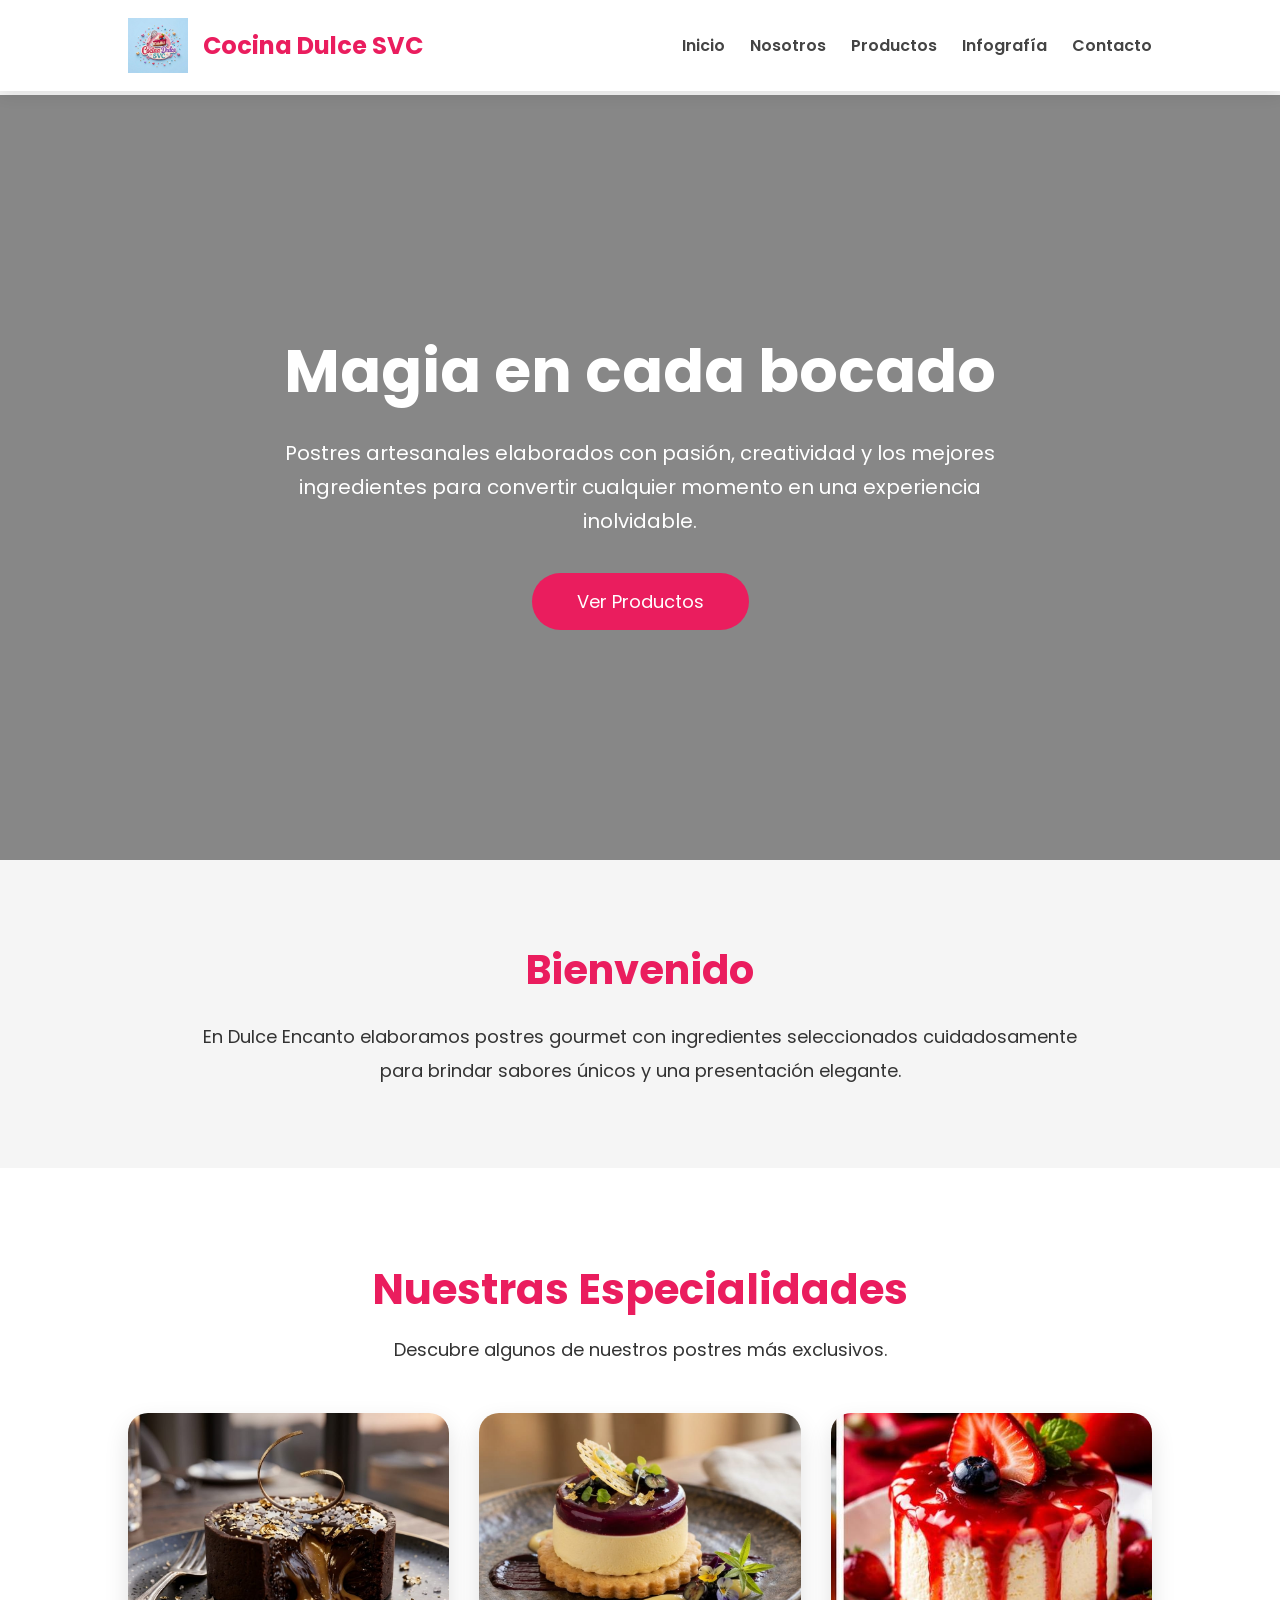
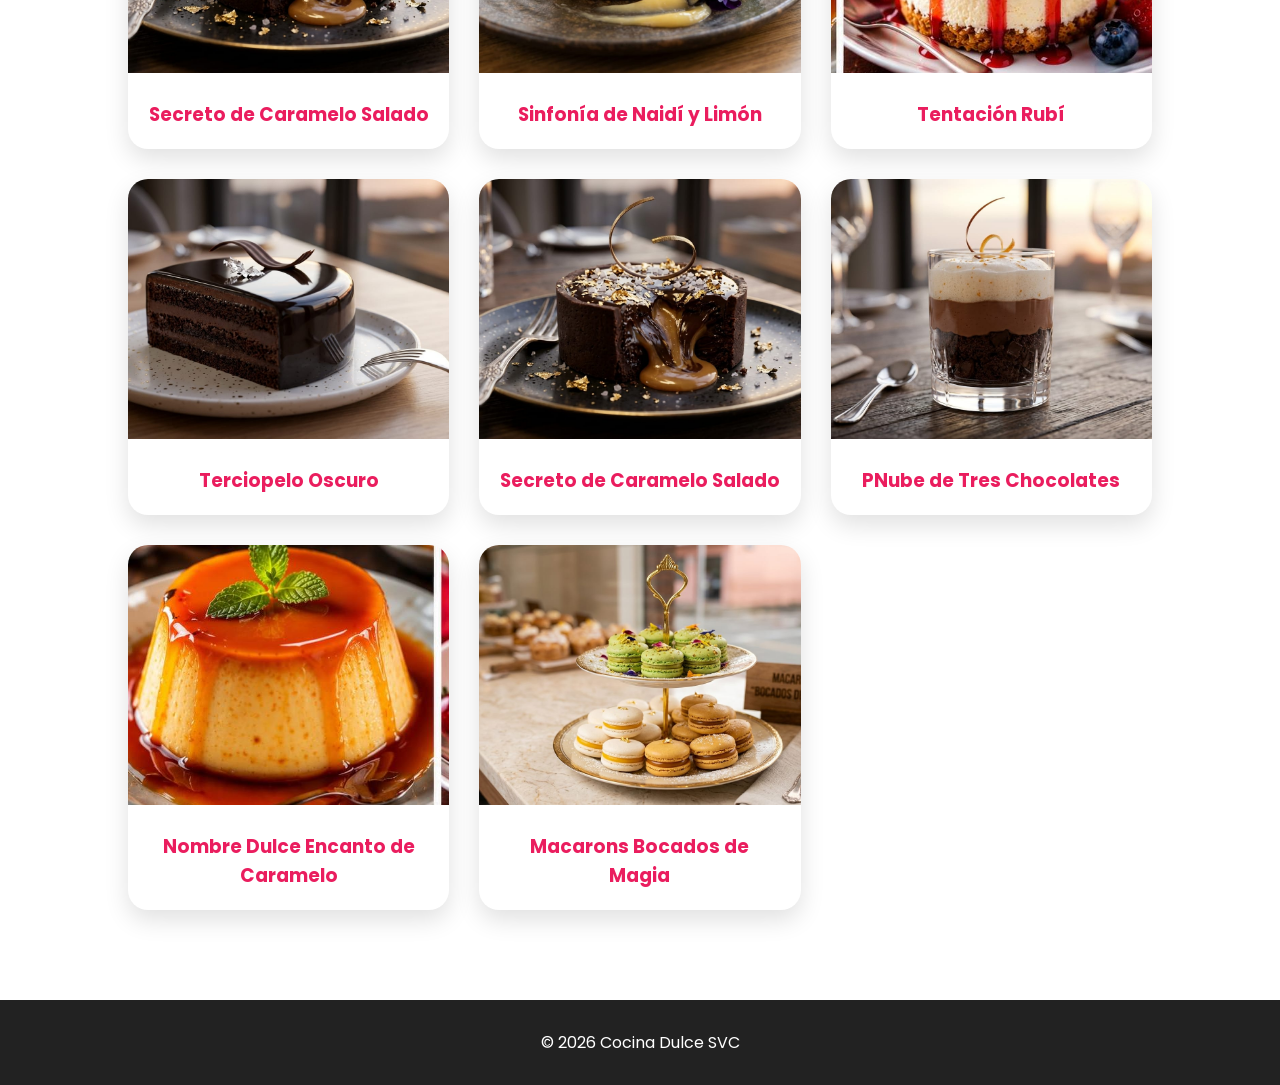
<file: index.html>
<!DOCTYPE html>
<html lang="es">

<head>

    <meta charset="UTF-8">

    <meta name="viewport" content="width=device-width, initial-scale=1.0">

    <title>Cocina Dulce SVC</title>

    <link rel="icon" type="image/png" href="logo.png">

    <link rel="stylesheet" href="style.css">

    <link rel="preconnect" href="https://fonts.googleapis.com">

    <link rel="preconnect" href="https://fonts.gstatic.com" crossorigin>

    <link href="https://fonts.googleapis.com/css2?family=Poppins:wght@300;400;500;600;700&display=swap" rel="stylesheet">

</head>

<body>

<header>

<div class="logo">

<img src="logo.png" alt="Logo">

<h2>Cocina Dulce SVC</h2>

</div>


<div class="menu-hamburguesa" id="menuHamburguesa">

<span></span>

<span></span>

<span></span>

</div>

<nav id="menu">

<ul>

<li><a href="index.html">Inicio</a></li>

<li><a href="nosotros.html">Nosotros</a></li>

<li><a href="productos.html">Productos</a></li>

<li><a href="infografia.html">Infografía</a></li>

<li><a href="contacto.html">Contacto</a></li>

</ul>

</nav>






</header>

<section class="hero">

<div class="hero-texto">

<h1>Magia en cada bocado</h1>

<p>

Postres artesanales elaborados con pasión, creatividad y los mejores ingredientes para convertir cualquier momento en una experiencia inolvidable.

</p>

<a href="productos.html" class="boton">

Ver Productos

</a>

</div>

</section>

<section class="presentacion">

<h2>Bienvenido</h2>

<p>

En Dulce Encanto elaboramos postres gourmet con ingredientes seleccionados cuidadosamente para brindar sabores únicos y una presentación elegante.

</p>

</section>


<section class="galeria">

<h2>Nuestras Especialidades</h2>

<p>

Descubre algunos de nuestros postres más exclusivos.

</p>

<div class="galeriaGrid">

<div class="foto">

<img src="Secreto de Caramelo Salado.jpeg">

<h3>Secreto de Caramelo Salado</h3>

</div>

<div class="foto">

<img src="Sinfonía de Naidí y Limón.jpeg">

<h3>Sinfonía de Naidí y Limón</h3>

</div>

<div class="foto">

<img src="Tentación Rubí ❤️.jpeg">

<h3>Tentación Rubí</h3>

</div>

<div class="foto">

<img src="Terciopelo Oscuro.jpeg">

<h3>Terciopelo Oscuro</h3>

</div>

<div class="foto">

<img src="Secreto de Caramelo Salado.jpeg">

<h3>Secreto de Caramelo Salado</h3>

</div>

<div class="foto">

<img src="Nube de Tres Chocolates.jpeg">

<h3>PNube de Tres Chocolates</h3>

</div>

<div class="foto">

<img src="Nombre Dulce Encanto de Caramelo.jpeg">

<h3>Nombre Dulce Encanto de Caramelo</h3>

</div>


<div class="foto">

<img src="Macarons Bocados de Magia.jpeg">

<h3>Macarons Bocados de Magia</h3>

</div>





</div>

</section>

<footer>

<p>

© 2026 Cocina Dulce SVC

</p>

</footer>

<script src="script.js"></script>

</body>

</html>
</file>
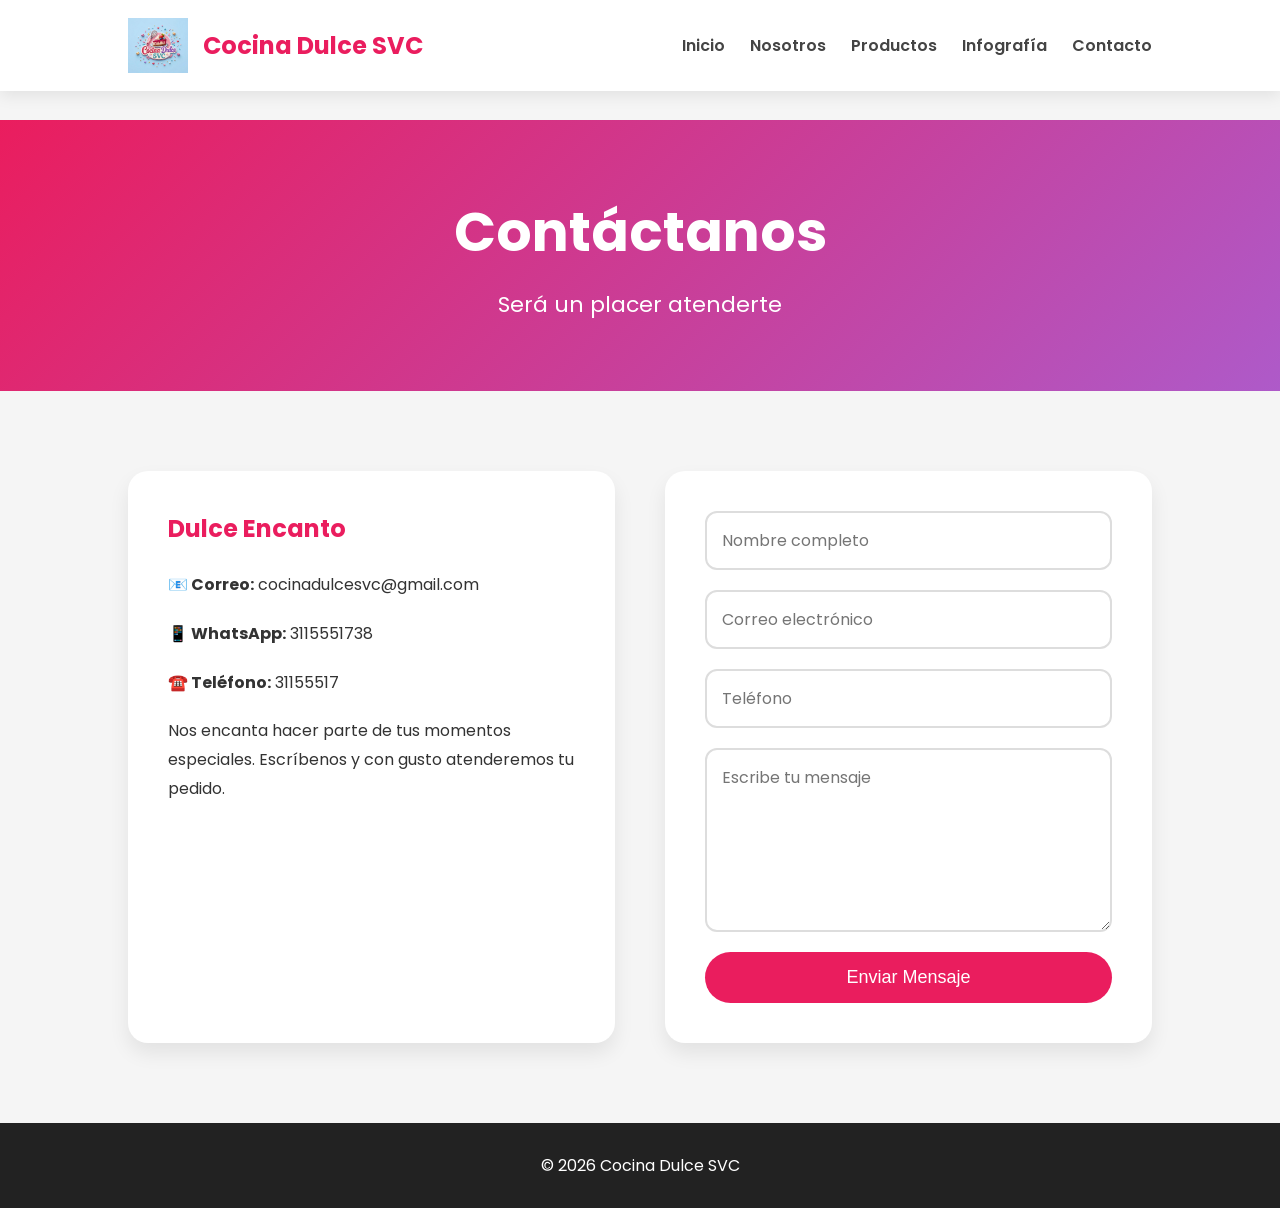
<file: contacto.html>
<!DOCTYPE html>
<html lang="es">

<head>

<meta charset="UTF-8">

<meta name="viewport" content="width=device-width, initial-scale=1.0">

<title>Cocina Dulce SVC</title>

<link rel="icon" type="image/png" href="logo.png">

<link rel="stylesheet" href="style.css">

<link href="https://fonts.googleapis.com/css2?family=Poppins:wght@300;400;500;600;700&display=swap" rel="stylesheet">

</head>

<body>

<header>

<div class="logo">

<img src="logo.png">

<h2>Cocina Dulce SVC</h2>

</div>

<div class="menu-hamburguesa" id="menuHamburguesa">

<span></span>

<span></span>

<span></span>

</div>

<nav id="menu">

<ul>

<li><a href="index.html">Inicio</a></li>

<li><a href="nosotros.html">Nosotros</a></li>

<li><a href="productos.html">Productos</a></li>

<li><a href="infografia.html">Infografía</a></li>

<li><a href="contacto.html">Contacto</a></li>

</ul>

</nav>
</header>

<section class="tituloPagina">

<h1>Contáctanos</h1>

<p>Será un placer atenderte</p>

</section>

<section class="contacto">

<div class="informacion">

<h2>Dulce Encanto</h2>

<p><strong>📧 Correo:</strong> cocinadulcesvc@gmail.com</p>

<p><strong>📱 WhatsApp:</strong> 3115551738</p>

<p><strong>☎️ Teléfono:</strong> 31155517</p>

<p>

Nos encanta hacer parte de tus momentos especiales.
Escríbenos y con gusto atenderemos tu pedido.

</p>

</div>

<div class="formulario">

<form>

<input type="text" placeholder="Nombre completo" required>

<input type="email" placeholder="Correo electrónico" required>

<input type="tel" placeholder="Teléfono">

<textarea rows="6" placeholder="Escribe tu mensaje"></textarea>

<button type="submit">

Enviar Mensaje

</button>

</form>

</div>

</section>

<footer>

<p>

© 2026 Cocina Dulce SVC

</p>

</footer>

<script src="script.js"></script>

</body>

</html>
</file>
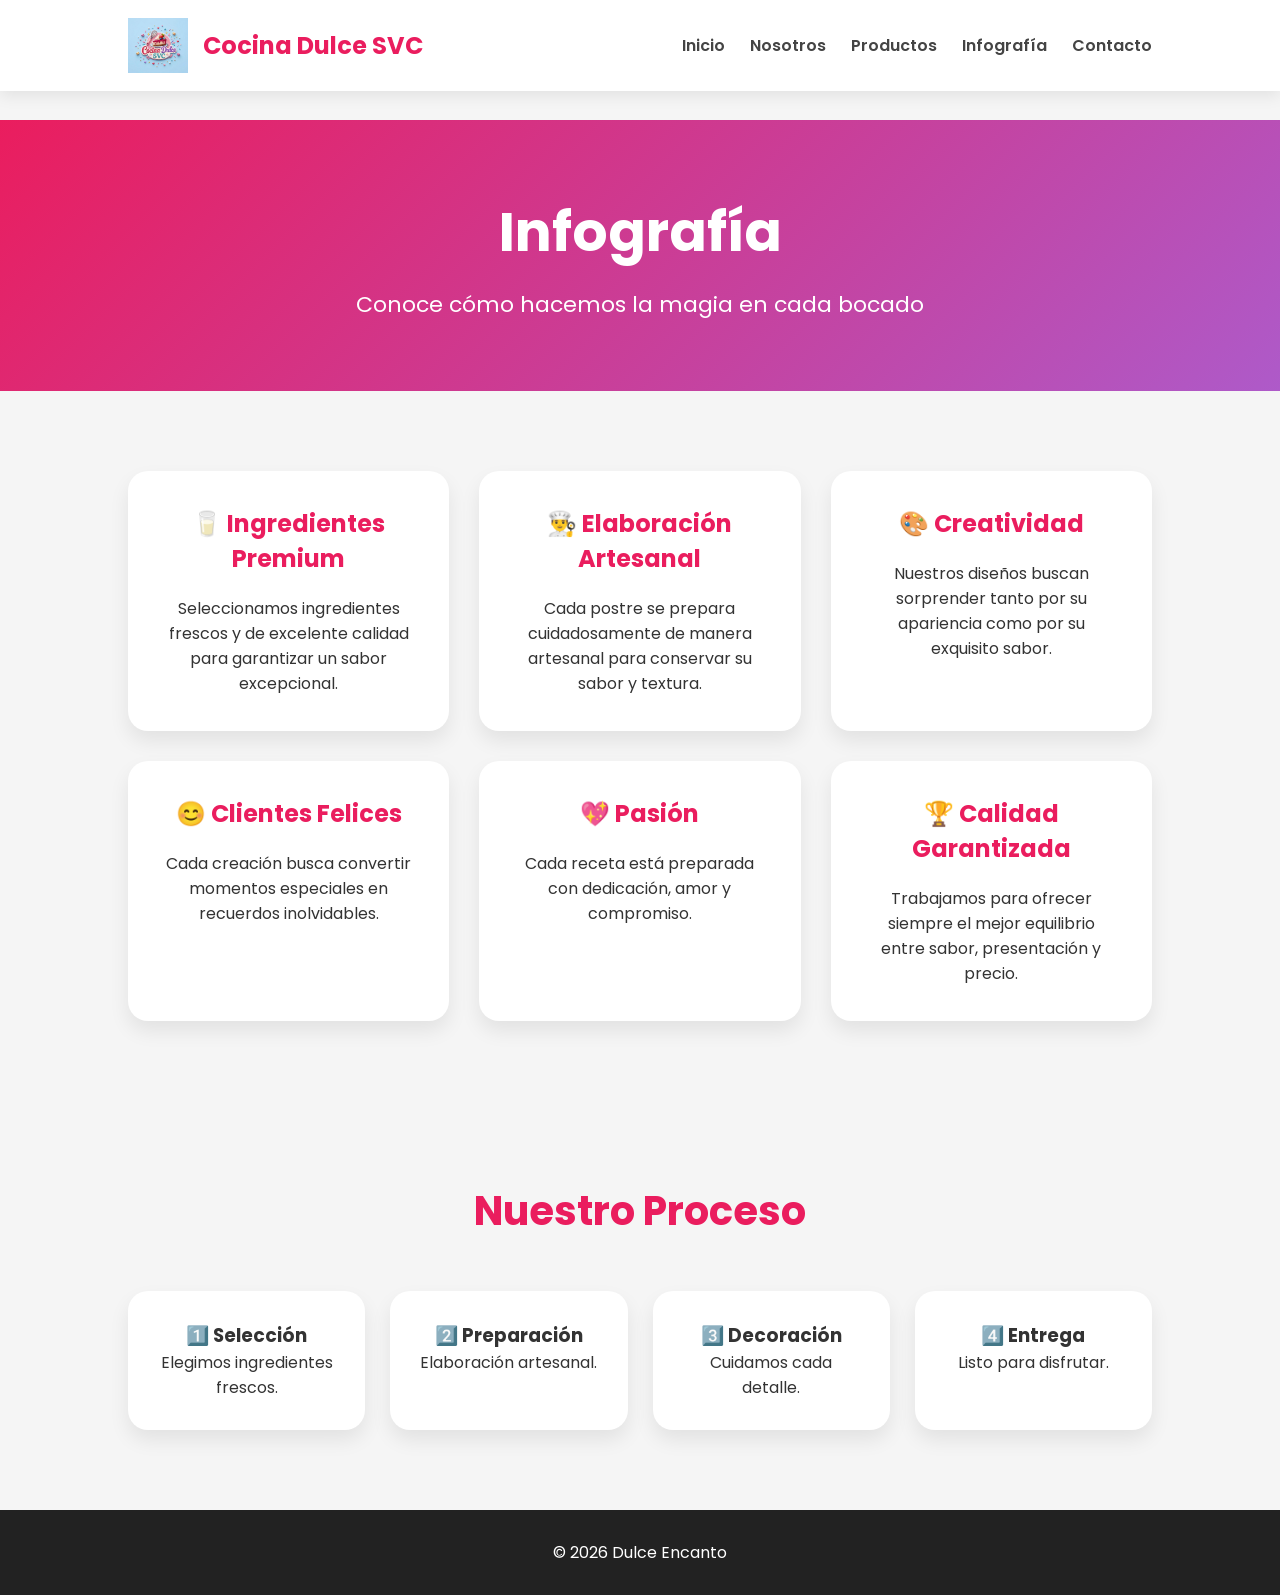
<file: infografia.html>
<!DOCTYPE html>
<html lang="es">

<head>

<meta charset="UTF-8">

<meta name="viewport" content="width=device-width, initial-scale=1.0">

<title>Cocina Dulce SVC</title>

<link rel="icon" type="image/png" href="logo.png">

<link rel="stylesheet" href="style.css">

<link href="https://fonts.googleapis.com/css2?family=Poppins:wght@300;400;500;600;700&display=swap" rel="stylesheet">

</head>

<body>

<header>

<div class="logo">

<img src="logo.png">

<h2>Cocina Dulce SVC</h2>

</div>

<div class="menu-hamburguesa" id="menuHamburguesa">

<span></span>

<span></span>

<span></span>

</div>

<nav id="menu">

<ul>

<li><a href="index.html">Inicio</a></li>

<li><a href="nosotros.html">Nosotros</a></li>

<li><a href="productos.html">Productos</a></li>

<li><a href="infografia.html">Infografía</a></li>

<li><a href="contacto.html">Contacto</a></li>

</ul>

</nav>

</header>

<section class="tituloPagina">

<h1>Infografía</h1>

<p>Conoce cómo hacemos la magia en cada bocado</p>

</section>

<section class="infoGrid">

<div class="infoCard">

<h2>🥛 Ingredientes Premium</h2>

<p>

Seleccionamos ingredientes frescos y de excelente calidad para garantizar un sabor excepcional.

</p>

</div>

<div class="infoCard">

<h2>👨‍🍳 Elaboración Artesanal</h2>

<p>

Cada postre se prepara cuidadosamente de manera artesanal para conservar su sabor y textura.

</p>

</div>

<div class="infoCard">

<h2>🎨 Creatividad</h2>

<p>

Nuestros diseños buscan sorprender tanto por su apariencia como por su exquisito sabor.

</p>

</div>

<div class="infoCard">

<h2>😊 Clientes Felices</h2>

<p>

Cada creación busca convertir momentos especiales en recuerdos inolvidables.

</p>

</div>

<div class="infoCard">

<h2>💖 Pasión</h2>

<p>

Cada receta está preparada con dedicación, amor y compromiso.

</p>

</div>

<div class="infoCard">

<h2>🏆 Calidad Garantizada</h2>

<p>

Trabajamos para ofrecer siempre el mejor equilibrio entre sabor, presentación y precio.

</p>

</div>

</section>

<section class="proceso">

<h2>Nuestro Proceso</h2>

<div class="lineaTiempo">

<div>

<h3>1️⃣ Selección</h3>

<p>Elegimos ingredientes frescos.</p>

</div>

<div>

<h3>2️⃣ Preparación</h3>

<p>Elaboración artesanal.</p>

</div>

<div>

<h3>3️⃣ Decoración</h3>

<p>Cuidamos cada detalle.</p>

</div>

<div>

<h3>4️⃣ Entrega</h3>

<p>Listo para disfrutar.</p>

</div>

</div>

</section>

<footer>

<p>© 2026 Dulce Encanto</p>

</footer>

<script src="script.js"></script>

</body>

</html>
</file>
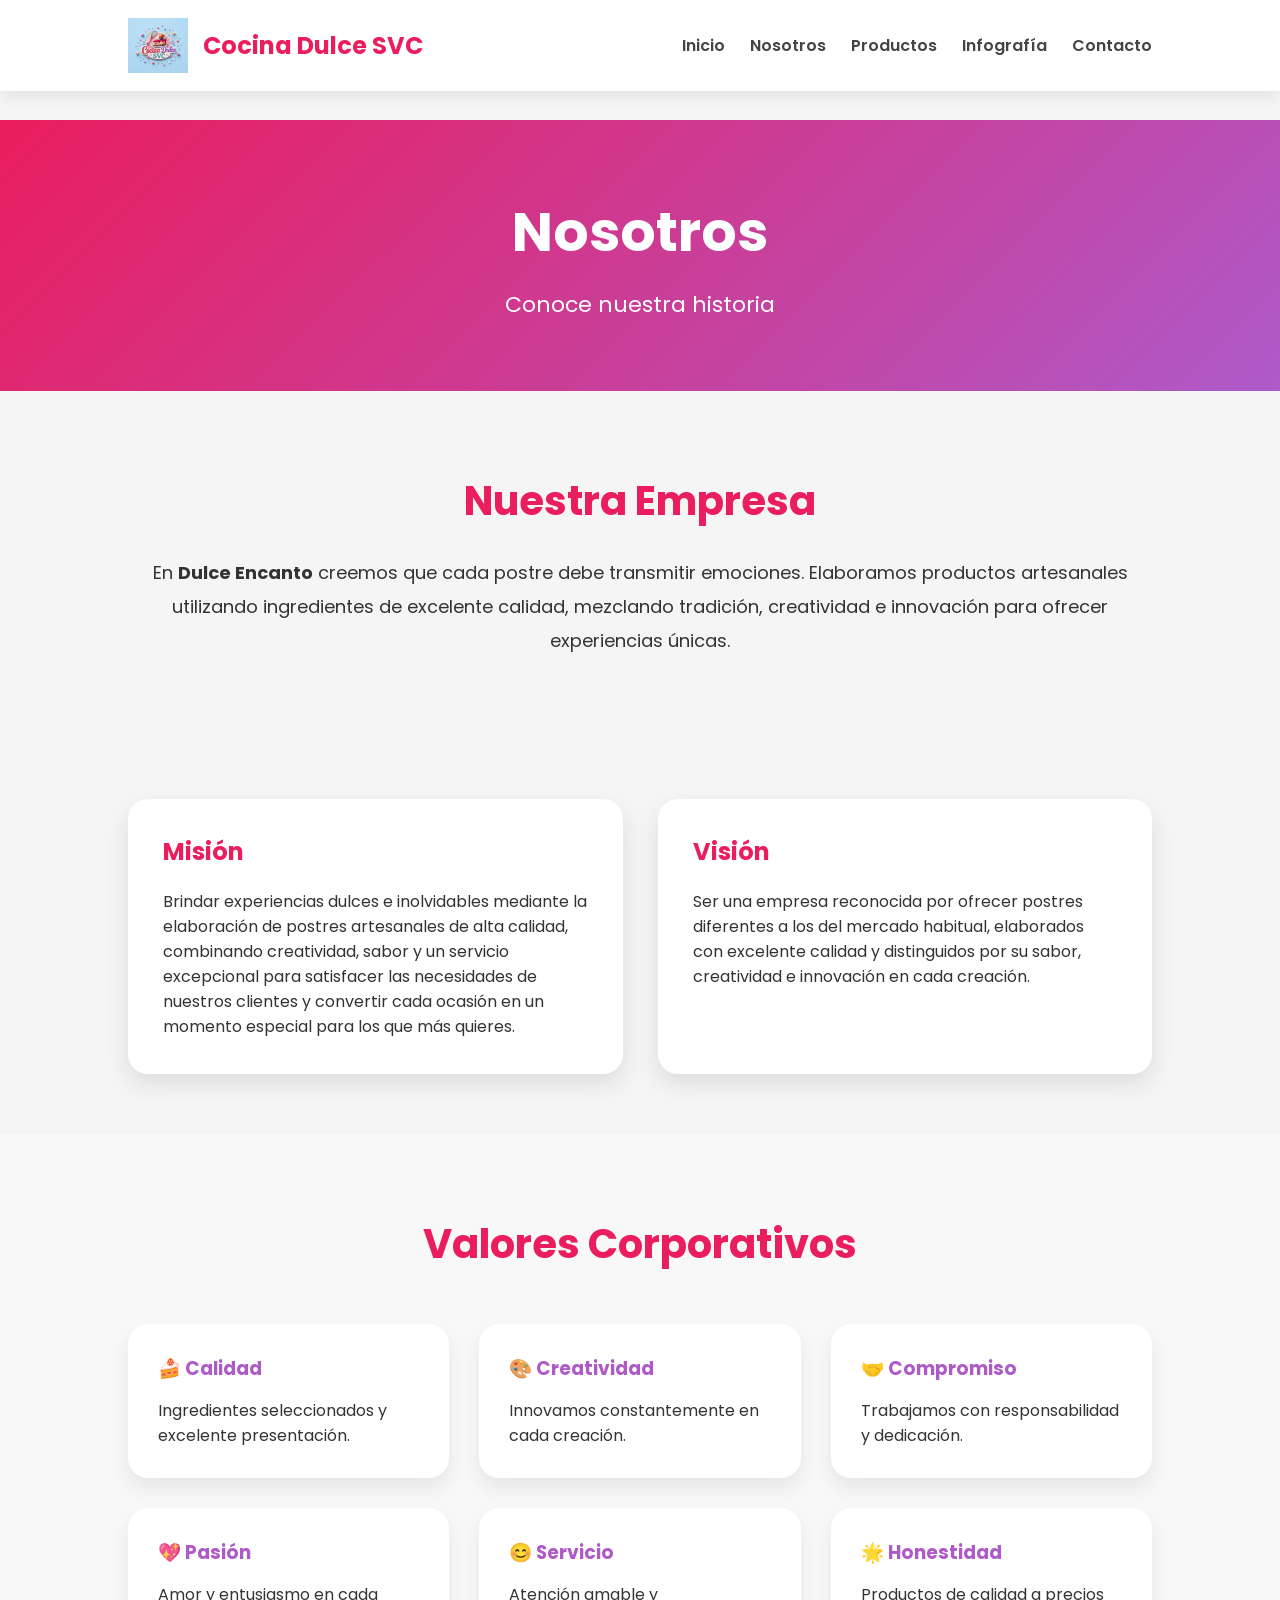
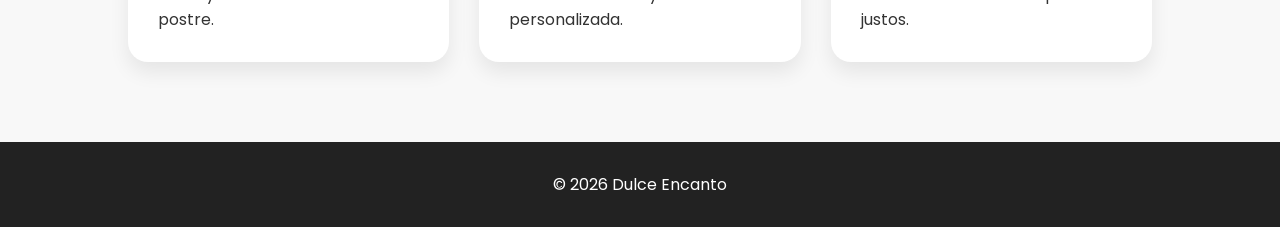
<file: nosotros.html>
<!DOCTYPE html>
<html lang="es">

<head>

<meta charset="UTF-8">

<meta name="viewport" content="width=device-width, initial-scale=1.0">

<title>Cocina Dulce SVC</title>

<link rel="icon" type="image/png" href="logo.png">

<link rel="stylesheet" href="style.css">

<link href="https://fonts.googleapis.com/css2?family=Poppins:wght@300;400;500;600;700&display=swap" rel="stylesheet">

</head>

<body>

<header>

<div class="logo">

<img src="logo.png">

<h2>Cocina Dulce SVC</h2>

</div>

<div class="menu-hamburguesa" id="menuHamburguesa">

<span></span>

<span></span>

<span></span>

</div>

<nav id="menu">

<ul>

<li><a href="index.html">Inicio</a></li>

<li><a href="nosotros.html">Nosotros</a></li>

<li><a href="productos.html">Productos</a></li>

<li><a href="infografia.html">Infografía</a></li>

<li><a href="contacto.html">Contacto</a></li>

</ul>

</nav>

</header>

<section class="tituloPagina">

<h1>Nosotros</h1>

<p>Conoce nuestra historia</p>

</section>

<section class="nosotros">

<h2>Nuestra Empresa</h2>

<p>

En <strong>Dulce Encanto</strong> creemos que cada postre debe transmitir emociones.
Elaboramos productos artesanales utilizando ingredientes de excelente calidad,
mezclando tradición, creatividad e innovación para ofrecer experiencias únicas.

</p>

</section>

<section class="misionVision">

<div class="cajaMV">

<h2>Misión</h2>

<p>

Brindar experiencias dulces e inolvidables mediante la elaboración de postres artesanales de alta calidad, combinando creatividad, sabor y un servicio excepcional para satisfacer las necesidades de nuestros clientes y convertir cada ocasión en un momento especial para los que más quieres.

</p>

</div>

<div class="cajaMV">

<h2>Visión</h2>

<p>

Ser una empresa reconocida por ofrecer postres diferentes a los del mercado habitual, elaborados con excelente calidad y distinguidos por su sabor, creatividad e innovación en cada creación.

</p>

</div>

</section>

<section class="valores">

<h2>Valores Corporativos</h2>

<div class="contenedorValores">

<div class="valor">

<h3>🍰 Calidad</h3>

<p>Ingredientes seleccionados y excelente presentación.</p>

</div>

<div class="valor">

<h3>🎨 Creatividad</h3>

<p>Innovamos constantemente en cada creación.</p>

</div>

<div class="valor">

<h3>🤝 Compromiso</h3>

<p>Trabajamos con responsabilidad y dedicación.</p>

</div>

<div class="valor">

<h3>💖 Pasión</h3>

<p>Amor y entusiasmo en cada postre.</p>

</div>

<div class="valor">

<h3>😊 Servicio</h3>

<p>Atención amable y personalizada.</p>

</div>

<div class="valor">

<h3>🌟 Honestidad</h3>

<p>Productos de calidad a precios justos.</p>

</div>

</div>

</section>

<footer>

<p>© 2026 Dulce Encanto</p>

</footer>

<script src="script.js"></script>

</body>

</html>
</file>
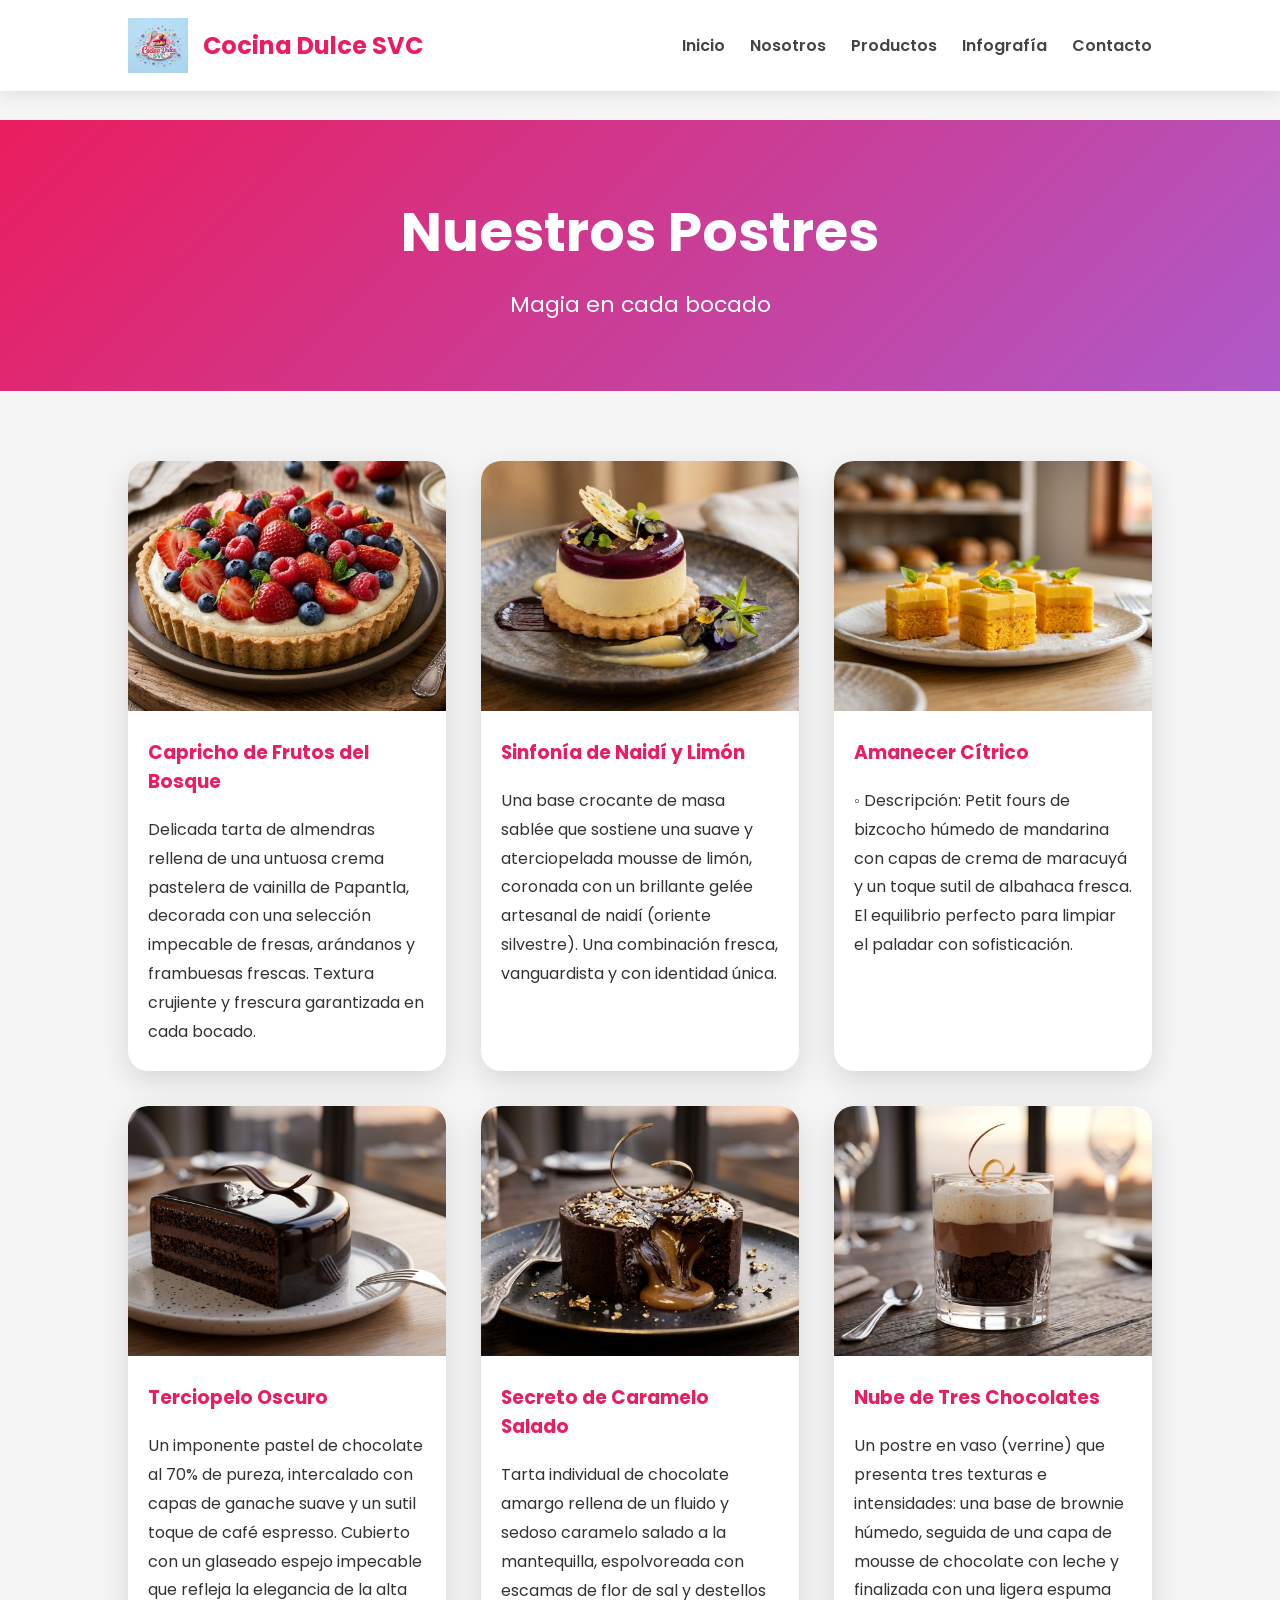
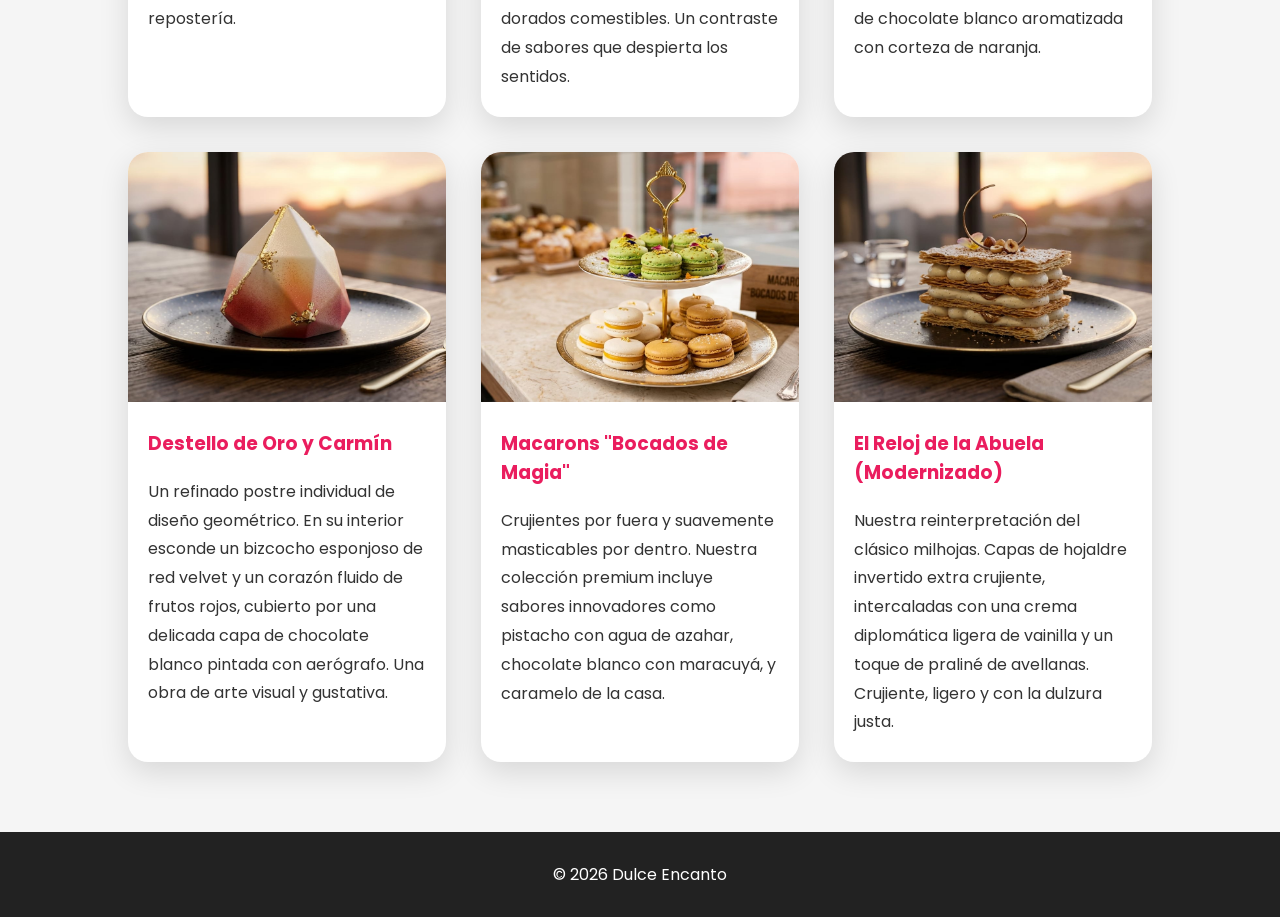
<file: productos.html>
<!DOCTYPE html>
<html lang="es">

<head>

    <meta charset="UTF-8">

    <meta name="viewport" content="width=device-width, initial-scale=1.0">

    <title>Cocina Dulce SVC</title>

    <link rel="icon" type="image/png" href="logo.png">

    <link rel="stylesheet" href="style.css">

    <link rel="preconnect" href="https://fonts.googleapis.com">

    <link rel="preconnect" href="https://fonts.gstatic.com" crossorigin>

    <link href="https://fonts.googleapis.com/css2?family=Poppins:wght@300;400;500;600;700&display=swap" rel="stylesheet">

</head>

<body>

<header>

<div class="logo">

<img src="logo.png">

<h2>Cocina Dulce SVC</h2>

</div>


<div class="menu-hamburguesa" id="menuHamburguesa">

<span></span>

<span></span>

<span></span>

</div>

<nav id="menu">

<ul>

<li><a href="index.html">Inicio</a></li>

<li><a href="nosotros.html">Nosotros</a></li>

<li><a href="productos.html">Productos</a></li>

<li><a href="infografia.html">Infografía</a></li>

<li><a href="contacto.html">Contacto</a></li>

</ul>

</nav>
</header>

<section class="tituloPagina">

<h1>Nuestros Postres</h1>

<p>

Magia en cada bocado

</p>

</section>

<section class="contenedorProductos">

<div class="card">

<img src="Capricho de Frutos del Bosque.jpeg">

<h3>Capricho de Frutos del Bosque</h3>

<p>

 Delicada tarta de almendras rellena de una untuosa crema pastelera de vainilla de Papantla, decorada con una selección impecable de fresas, arándanos y frambuesas frescas. Textura crujiente y frescura garantizada en cada bocado.

</p>

</div>

<div class="card">

<img src="Sinfonía de Naidí y Limón.jpeg">

<h3>Sinfonía de Naidí y Limón</h3>

<p>

Una base crocante de masa sablée que sostiene una suave y aterciopelada mousse de limón, coronada con un brillante gelée artesanal de naidí (oriente silvestre). Una combinación fresca, vanguardista y con identidad única.

</p>

</div>

<div class="card">

<img src="Amanecer Cítrico.jpeg">

<h3>Amanecer Cítrico</h3>

<p>

◦ Descripción: Petit fours de bizcocho húmedo de mandarina con capas de crema de maracuyá y un toque sutil de albahaca fresca. El equilibrio perfecto para limpiar el paladar con sofisticación.

</p>

</div>

<div class="card">

<img src="Terciopelo Oscuro.jpeg">

<h3>Terciopelo Oscuro</h3>

<p>

 Un imponente pastel de chocolate al 70% de pureza, intercalado con capas de ganache suave y un sutil toque de café espresso. Cubierto con un glaseado espejo impecable que refleja la elegancia de la alta repostería.

</p>

</div>

<div class="card">

<img src="Secreto de Caramelo Salado.jpeg">

<h3>Secreto de Caramelo Salado</h3>

<p>

Tarta individual de chocolate amargo rellena de un fluido y sedoso caramelo salado a la mantequilla, espolvoreada con escamas de flor de sal y destellos dorados comestibles. Un contraste de sabores que despierta los sentidos.

</p>

</div>


<div class="card">

<img src="Nube de Tres Chocolates.jpeg">

<h3>Nube de Tres Chocolates</h3>

<p>

Un postre en vaso (verrine) que presenta tres texturas e intensidades: una base de brownie húmedo, seguida de una capa de mousse de chocolate con leche y finalizada con una ligera espuma de chocolate blanco aromatizada con corteza de naranja.

</p>

</div>


<div class="card">

<img src="Destello de Oro y Carmín.jpeg">

<h3>Destello de Oro y Carmín</h3>

<p>

Un refinado postre individual de diseño geométrico. En su interior esconde un bizcocho esponjoso de red velvet y un corazón fluido de frutos rojos, cubierto por una delicada capa de chocolate blanco pintada con aerógrafo. Una obra de arte visual y gustativa.

</p>

</div>


<div class="card">

<img src="Macarons Bocados de Magia.jpeg">

<h3>Macarons "Bocados de Magia"</h3>

<p>

Crujientes por fuera y suavemente masticables por dentro. Nuestra colección premium incluye sabores innovadores como pistacho con agua de azahar, chocolate blanco con maracuyá, y caramelo de la casa.

</p>

</div>

<div class="card">

<img src="El Reloj de la Abuela (Modernizado).jpeg">

<h3>El Reloj de la Abuela (Modernizado)</h3>

<p>

Nuestra reinterpretación del clásico milhojas. Capas de hojaldre invertido extra crujiente, intercaladas con una crema diplomática ligera de vainilla y un toque de praliné de avellanas. Crujiente, ligero y con la dulzura justa.

</p>

</div>











</section>

<footer>

<p>

© 2026 Dulce Encanto

</p>

</footer>

<script src="script.js"></script>

</body>

</html>
</file>
<file: style.css>
/*=========================
    COLORES CORPORATIVOS
==========================*/

:root{

    --rosa:#ea1d5e;
    --azul:#bee0fb;
    --cian:#3aaebb;
    --violeta:#ae5ac9;
    --blanco:#ffffff;
    --gris:#f5f5f5;
    --oscuro:#333;

}

/*=========================
    GENERAL
==========================*/

*{

    margin:0;
    padding:0;
    box-sizing:border-box;

}

body{

    font-family:'Poppins',sans-serif;
    background:var(--gris);
    color:var(--oscuro);

}

a{

    text-decoration:none;

}

img{

    max-width:100%;

}

section{

    padding:80px 10%;

}

/*=========================
        HEADER
==========================*/

header{

    width:100%;
    background:white;

    display:flex;

    justify-content:space-between;

    align-items:center;

    padding:18px 10%;

    position:fixed;

    top:0;

    left:0;

    z-index:999;

    box-shadow:0 5px 15px rgba(0,0,0,.08);

}

.logo{

    display:flex;

    align-items:center;

    gap:15px;

}

.logo img{

    width:60px;

}

.logo h2{

    color:var(--rosa);

}

nav ul{

    display:flex;

    list-style:none;

    gap:25px;

}

nav a{

    color:#444;

    font-weight:600;

    transition:.3s;

}

nav a:hover{

    color:var(--rosa);

}

/*=========================
        HERO
==========================*/

.hero{

    margin-top:95px;

    min-height:85vh;

    display:flex;

    align-items:center;

    justify-content:center;

    text-align:center;

    color:white;

    background:linear-gradient(rgba(0,0,0,.45),rgba(0,0,0,.45)),
    url("https://images.unsplash.com/photo-1551024601-bec78aea704b?auto=format&fit=crop&w=1600&q=80");

    background-size:cover;

    background-position:center;

}

.hero-texto{

    max-width:750px;

}

.hero h1{

    font-size:60px;

    margin-bottom:20px;

}

.hero p{

    font-size:20px;

    margin-bottom:35px;

    line-height:1.7;

}

.boton{

    display:inline-block;

    background:var(--rosa);

    color:white;

    padding:15px 45px;

    border-radius:40px;

    font-size:18px;

    transition:.4s;

}

.boton:hover{

    background:var(--violeta);

    transform:translateY(-5px);

}

/*=========================
 PRESENTACION
==========================*/

.presentacion{

    text-align:center;

}

.presentacion h2{

    color:var(--rosa);

    font-size:40px;

    margin-bottom:20px;

}

.presentacion p{

    max-width:900px;

    margin:auto;

    font-size:18px;

    line-height:1.9;

}

/*=========================
 FOOTER
==========================*/

footer{

    background:#222;

    color:white;

    text-align:center;

    padding:30px;

}

/*=========================
 RESPONSIVE
==========================*/

@media(max-width:900px){

header{

flex-direction:column;

}

nav ul{

margin-top:20px;

flex-wrap:wrap;

justify-content:center;

}

.hero h1{

font-size:40px;

}

.hero p{

font-size:18px;

}

}



/*=========================
ANIMACIONES
==========================*/

.hero-texto{

opacity:0;

transform:translateY(80px);

transition:1s;

}

section{

opacity:0;

transform:translateY(70px);

transition:.8s;

}

section.mostrar{

opacity:1;

transform:translateY(0);

}

/*=========================
BOTÓN ARRIBA
==========================*/

#arriba{

position:fixed;

right:25px;

bottom:25px;

width:55px;

height:55px;

border:none;

border-radius:50%;

background:#ea1d5e;

color:white;

font-size:24px;

cursor:pointer;

display:none;

box-shadow:0 5px 20px rgba(0,0,0,.3);

transition:.3s;

z-index:999;

}

#arriba:hover{

transform:scale(1.1);

background:#ae5ac9;

}


/*=========================
PAGINA PRODUCTOS
==========================*/

.tituloPagina{

margin-top:120px;

text-align:center;

padding:70px 10%;

background:linear-gradient(135deg,#ea1d5e,#ae5ac9);

color:white;

}

.tituloPagina h1{

font-size:55px;

margin-bottom:15px;

}

.tituloPagina p{

font-size:22px;

}

.contenedorProductos{

display:grid;

grid-template-columns:repeat(auto-fit,minmax(280px,1fr));

gap:35px;

padding:70px 10%;

}

.card{

background:white;

border-radius:20px;

overflow:hidden;

box-shadow:0 10px 30px rgba(0,0,0,.12);

transition:.4s;

}

.card:hover{

transform:translateY(-12px);

}

.card img{

width:100%;

height:250px;

object-fit:cover;

}

.card h3{

color:#ea1d5e;

padding:20px;

}

.card p{

padding:0 20px 25px;

line-height:1.8;

}



/*==============================
NOSOTROS
===============================*/

.nosotros{

text-align:center;

padding:80px 10%;

}

.nosotros h2{

font-size:40px;

color:#ea1d5e;

margin-bottom:25px;

}

.nosotros p{

font-size:18px;

line-height:1.9;

max-width:1000px;

margin:auto;

}

.misionVision{

display:grid;

grid-template-columns:repeat(auto-fit,minmax(350px,1fr));

gap:35px;

padding:60px 10%;

}

.cajaMV{

background:white;

padding:35px;

border-radius:20px;

box-shadow:0 10px 25px rgba(0,0,0,.1);

transition:.4s;

}

.cajaMV:hover{

transform:translateY(-10px);

}

.cajaMV h2{

color:#ea1d5e;

margin-bottom:20px;

}

.valores{

padding:80px 10%;

background:#f8f8f8;

}

.valores h2{

text-align:center;

margin-bottom:50px;

font-size:40px;

color:#ea1d5e;

}

.contenedorValores{

display:grid;

grid-template-columns:repeat(auto-fit,minmax(250px,1fr));

gap:30px;

}

.valor{

background:white;

padding:30px;

border-radius:20px;

box-shadow:0 10px 20px rgba(0,0,0,.08);

transition:.4s;

}

.valor:hover{

transform:translateY(-10px);

}

.valor h3{

margin-bottom:15px;

color:#ae5ac9;

}


/*=========================
INFOGRAFIA
==========================*/

.infoGrid{

display:grid;

grid-template-columns:repeat(auto-fit,minmax(280px,1fr));

gap:30px;

padding:80px 10%;

}

.infoCard{

background:white;

padding:35px;

border-radius:20px;

text-align:center;

box-shadow:0 10px 20px rgba(0,0,0,.08);

transition:.4s;

}

.infoCard:hover{

transform:translateY(-10px);

}

.infoCard h2{

color:#ea1d5e;

margin-bottom:20px;

}

.proceso{

padding:80px 10%;

background:#f5f5f5;

text-align:center;

}

.proceso h2{

font-size:40px;

color:#ea1d5e;

margin-bottom:50px;

}

.lineaTiempo{

display:grid;

grid-template-columns:repeat(auto-fit,minmax(220px,1fr));

gap:25px;

}

.lineaTiempo div{

background:white;

padding:30px;

border-radius:20px;

box-shadow:0 10px 20px rgba(0,0,0,.08);

transition:.4s;

}

.lineaTiempo div:hover{

background:#bee0fb;

transform:scale(1.05);

}


/*=========================
CONTACTO
==========================*/

.contacto{

display:grid;

grid-template-columns:repeat(auto-fit,minmax(350px,1fr));

gap:50px;

padding:80px 10%;

}

.informacion{

background:white;

padding:40px;

border-radius:20px;

box-shadow:0 10px 20px rgba(0,0,0,.08);

}

.informacion h2{

color:#ea1d5e;

margin-bottom:25px;

}

.informacion p{

margin-bottom:20px;

line-height:1.8;

}

.formulario{

background:white;

padding:40px;

border-radius:20px;

box-shadow:0 10px 20px rgba(0,0,0,.08);

}

.formulario form{

display:flex;

flex-direction:column;

gap:20px;

}

.formulario input,

.formulario textarea{

padding:15px;

border:2px solid #ddd;

border-radius:12px;

font-family:Poppins;

font-size:16px;

outline:none;

transition:.3s;

}

.formulario input:focus,

.formulario textarea:focus{

border-color:#ea1d5e;

}

.formulario button{

padding:15px;

background:#ea1d5e;

color:white;

border:none;

border-radius:30px;

font-size:18px;

cursor:pointer;

transition:.3s;

}

.formulario button:hover{

background:#ae5ac9;

transform:translateY(-3px);

}




/*=========================
GALERÍA
==========================*/

.galeria{

padding:90px 10%;

background:white;

text-align:center;

}

.galeria h2{

font-size:42px;

color:#ea1d5e;

margin-bottom:15px;

}

.galeria p{

font-size:18px;

margin-bottom:50px;

}

.galeriaGrid{

display:grid;

grid-template-columns:repeat(auto-fit,minmax(280px,1fr));

gap:30px;

}

.foto{

overflow:hidden;

border-radius:20px;

box-shadow:0 10px 25px rgba(0,0,0,.12);

transition:.4s;

background:white;

}

.foto img{

width:100%;

height:260px;

object-fit:cover;

transition:.5s;

}

.foto:hover{

transform:translateY(-10px);

}

.foto:hover img{

transform:scale(1.1);

}

.foto h3{

padding:20px;

color:#ea1d5e;

}



/*=====================================
        TABLETS
======================================*/

@media screen and (max-width:992px){

header{

padding:15px 5%;

flex-direction:column;

}

.logo{

margin-bottom:15px;

}

nav ul{

flex-wrap:wrap;

justify-content:center;

gap:15px;

}

.hero{

padding:60px 5%;

}

.hero h1{

font-size:45px;

}

.hero p{

font-size:18px;

}

.presentacion{

padding:60px 5%;

}

.contenedorProductos{

padding:60px 5%;

}

.infoGrid{

padding:60px 5%;

}

.contacto{

padding:60px 5%;

}

.nosotros{

padding:60px 5%;

}

.valores{

padding:60px 5%;

}

.galeria{

padding:60px 5%;

}

}


/*=====================================
        CELULARES
======================================*/

@media screen and (max-width:768px){

header{

position:relative;

}

nav ul{

flex-direction:column;

align-items:center;

gap:12px;

}

.hero{

min-height:70vh;

}

.hero h1{

font-size:35px;

}

.hero p{

font-size:17px;

}

.tituloPagina{

padding:50px 20px;

}

.tituloPagina h1{

font-size:38px;

}

.presentacion h2{

font-size:32px;

}

.presentacion p{

font-size:16px;

}

.card img{

height:220px;

}

.infoCard{

padding:25px;

}

.cajaMV{

padding:25px;

}

.valor{

padding:25px;

}

.formulario{

padding:25px;

}

.informacion{

padding:25px;

}

button{

width:100%;

}

input{

width:100%;

}

textarea{

width:100%;

}

}


/*=====================================
        CELULARES PEQUEÑOS
======================================*/

@media screen and (max-width:480px){

.logo h2{

font-size:22px;

}

.hero h1{

font-size:28px;

}

.hero p{

font-size:15px;

}

.boton{

padding:12px 28px;

font-size:16px;

}

.tituloPagina h1{

font-size:30px;

}

.tituloPagina p{

font-size:16px;

}

.presentacion h2{

font-size:28px;

}

.galeria h2{

font-size:30px;

}

.valores h2{

font-size:30px;

}

.proceso h2{

font-size:30px;

}

footer{

font-size:14px;

}

}



/*nuevo nav*/

/*=========================
MENÚ HAMBURGUESA
==========================*/

.menu-hamburguesa{

display:none;

flex-direction:column;

cursor:pointer;

gap:6px;

}

.menu-hamburguesa span{

width:30px;

height:3px;

background:#ea1d5e;

border-radius:5px;

transition:.4s;

}

/*=========================
RESPONSIVE MENÚ
==========================*/

@media(max-width:768px){

header{

flex-direction:row;

justify-content:space-between;

align-items:center;

}

.menu-hamburguesa{

display:flex;

}

nav{

position:absolute;

top:85px;

left:0;

width:100%;

background:white;

max-height:0;

overflow:hidden;

transition:.4s;

box-shadow:0 10px 20px rgba(0,0,0,.1);

}

nav.activo{

max-height:400px;

}

nav ul{

display:flex;

flex-direction:column;

padding:20px 0;

gap:20px;

}

}
</file>
